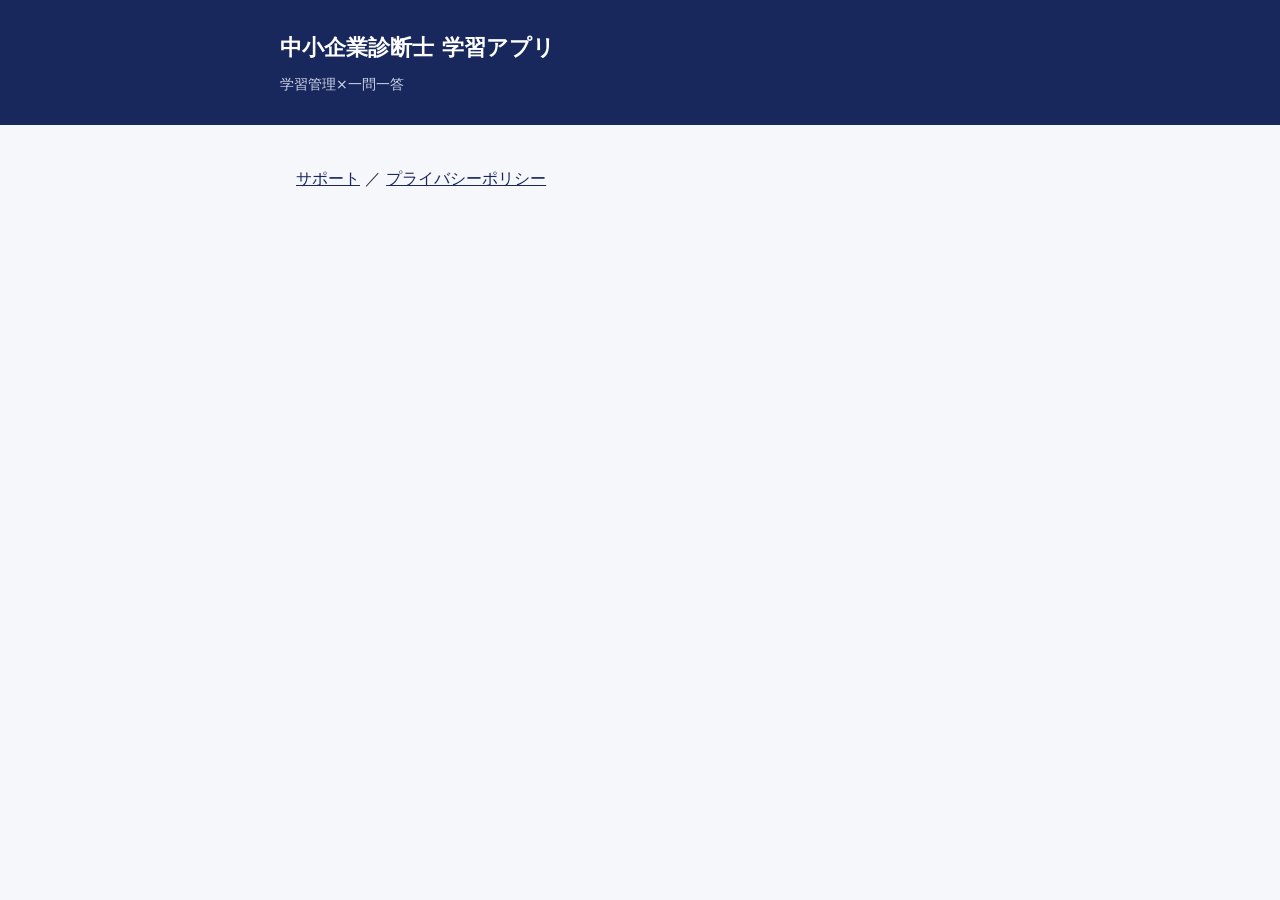
<file: docs/site/index.html>
<!doctype html><html lang="ja"><head><meta charset="utf-8"><meta name="viewport" content="width=device-width,initial-scale=1">
<title>中小企業診断士 学習アプリ</title><link rel="stylesheet" href="style.css"></head><body>
<header><h1>中小企業診断士 学習アプリ</h1><p>学習管理×一問一答</p></header>
<main><p><a href="support.html">サポート</a> ／ <a href="privacy.html">プライバシーポリシー</a></p></main></body></html>
</file>
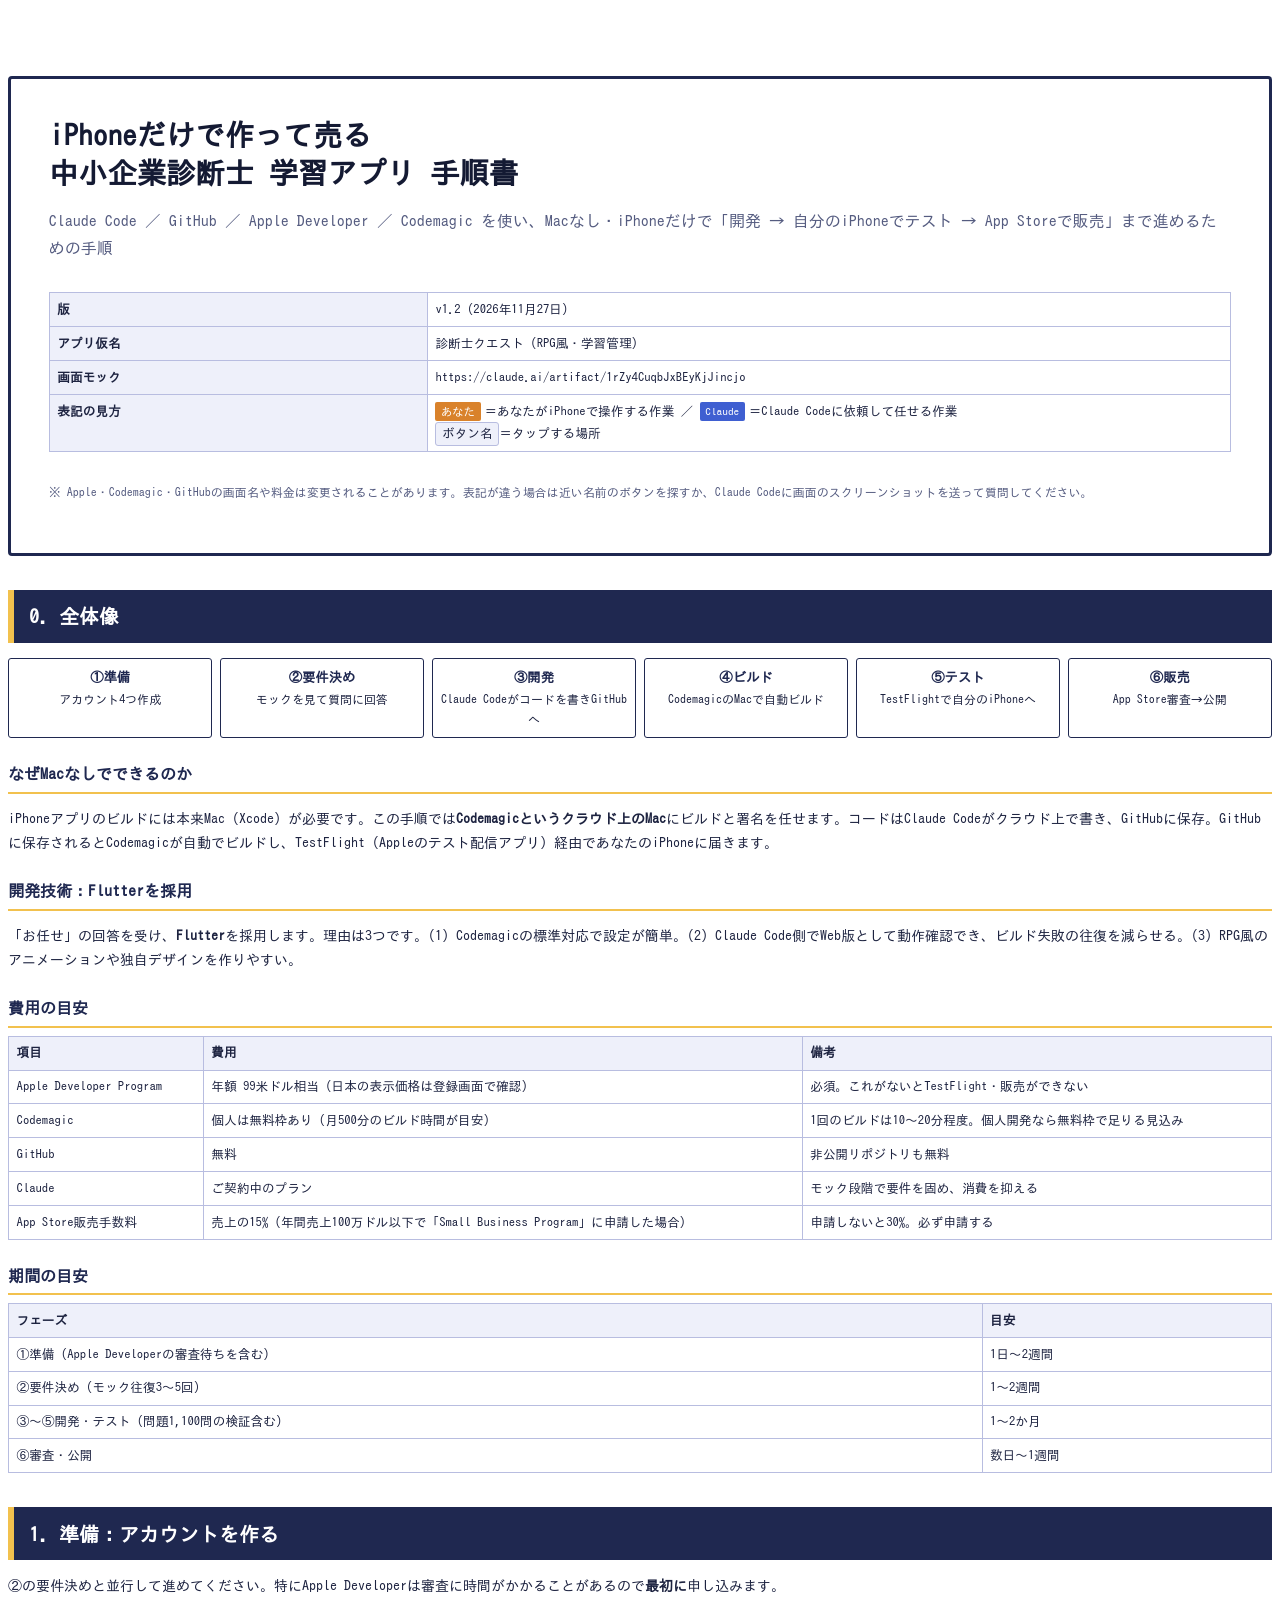
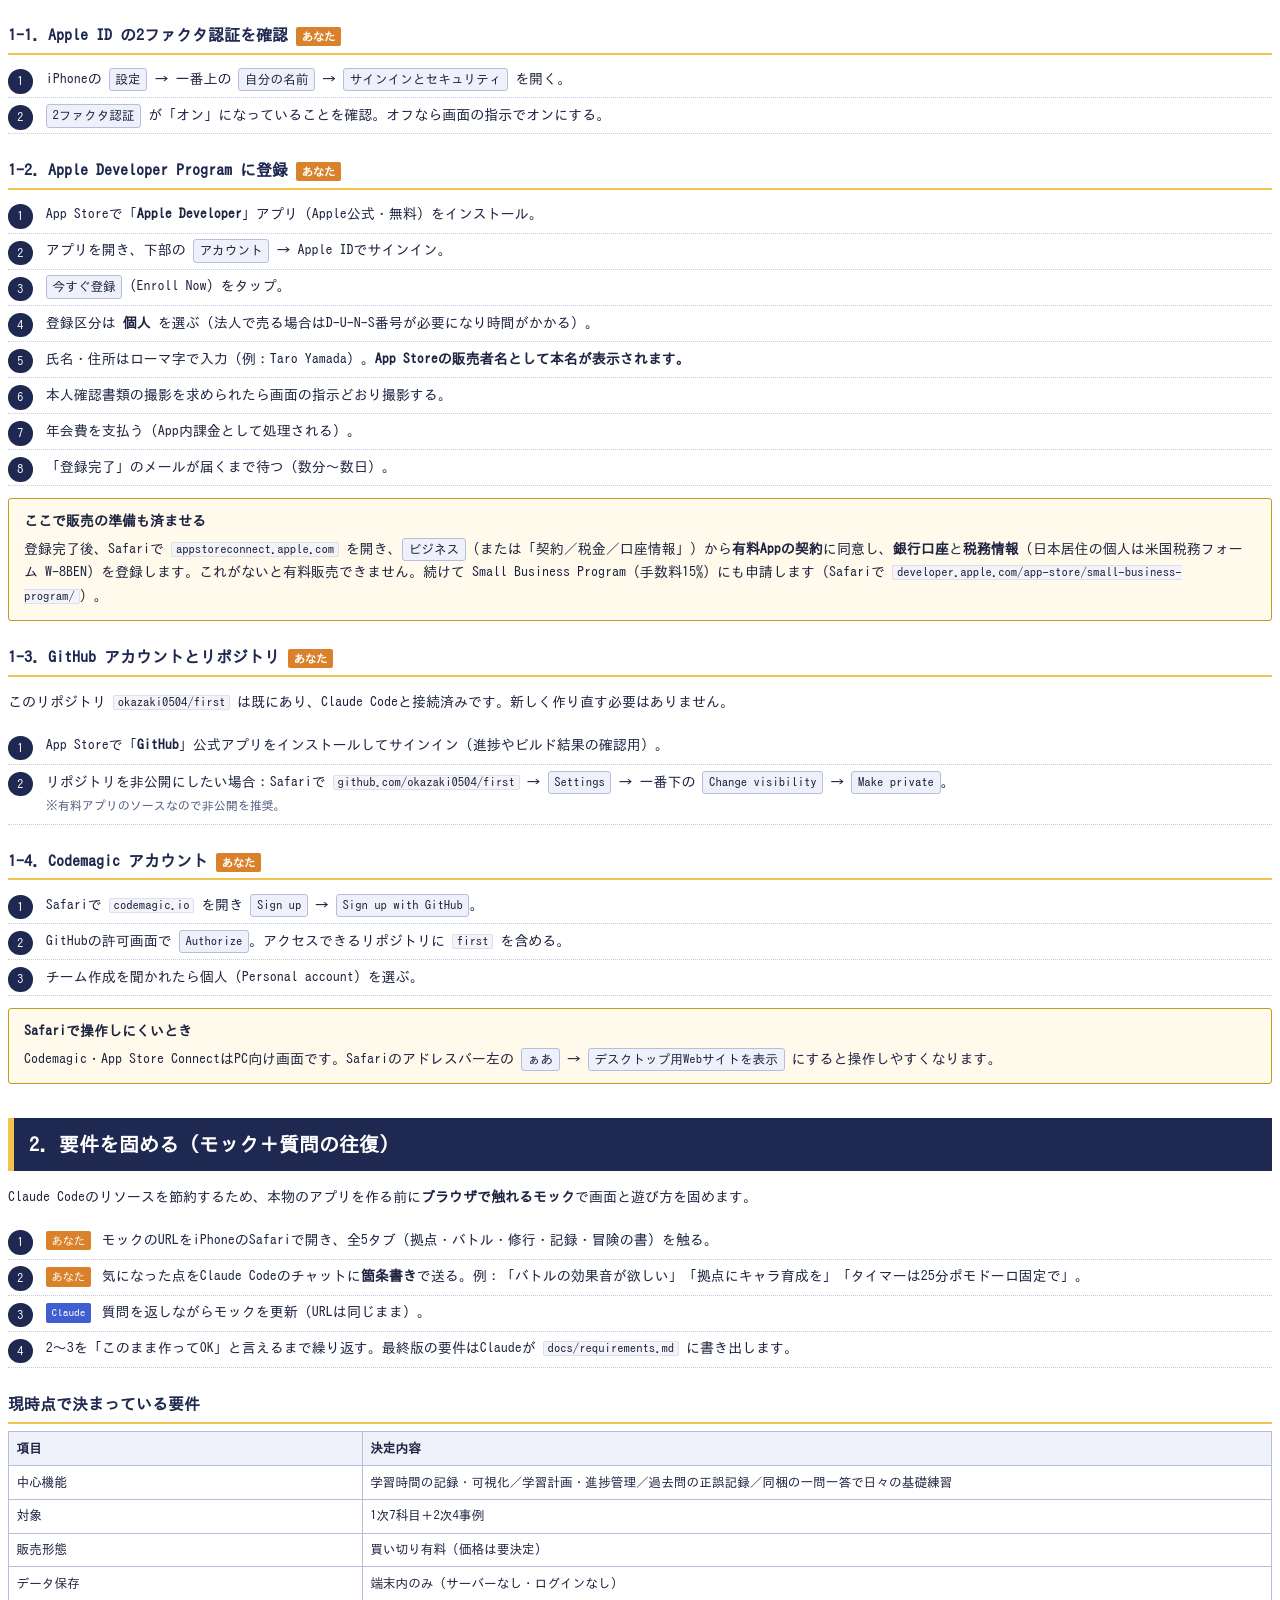
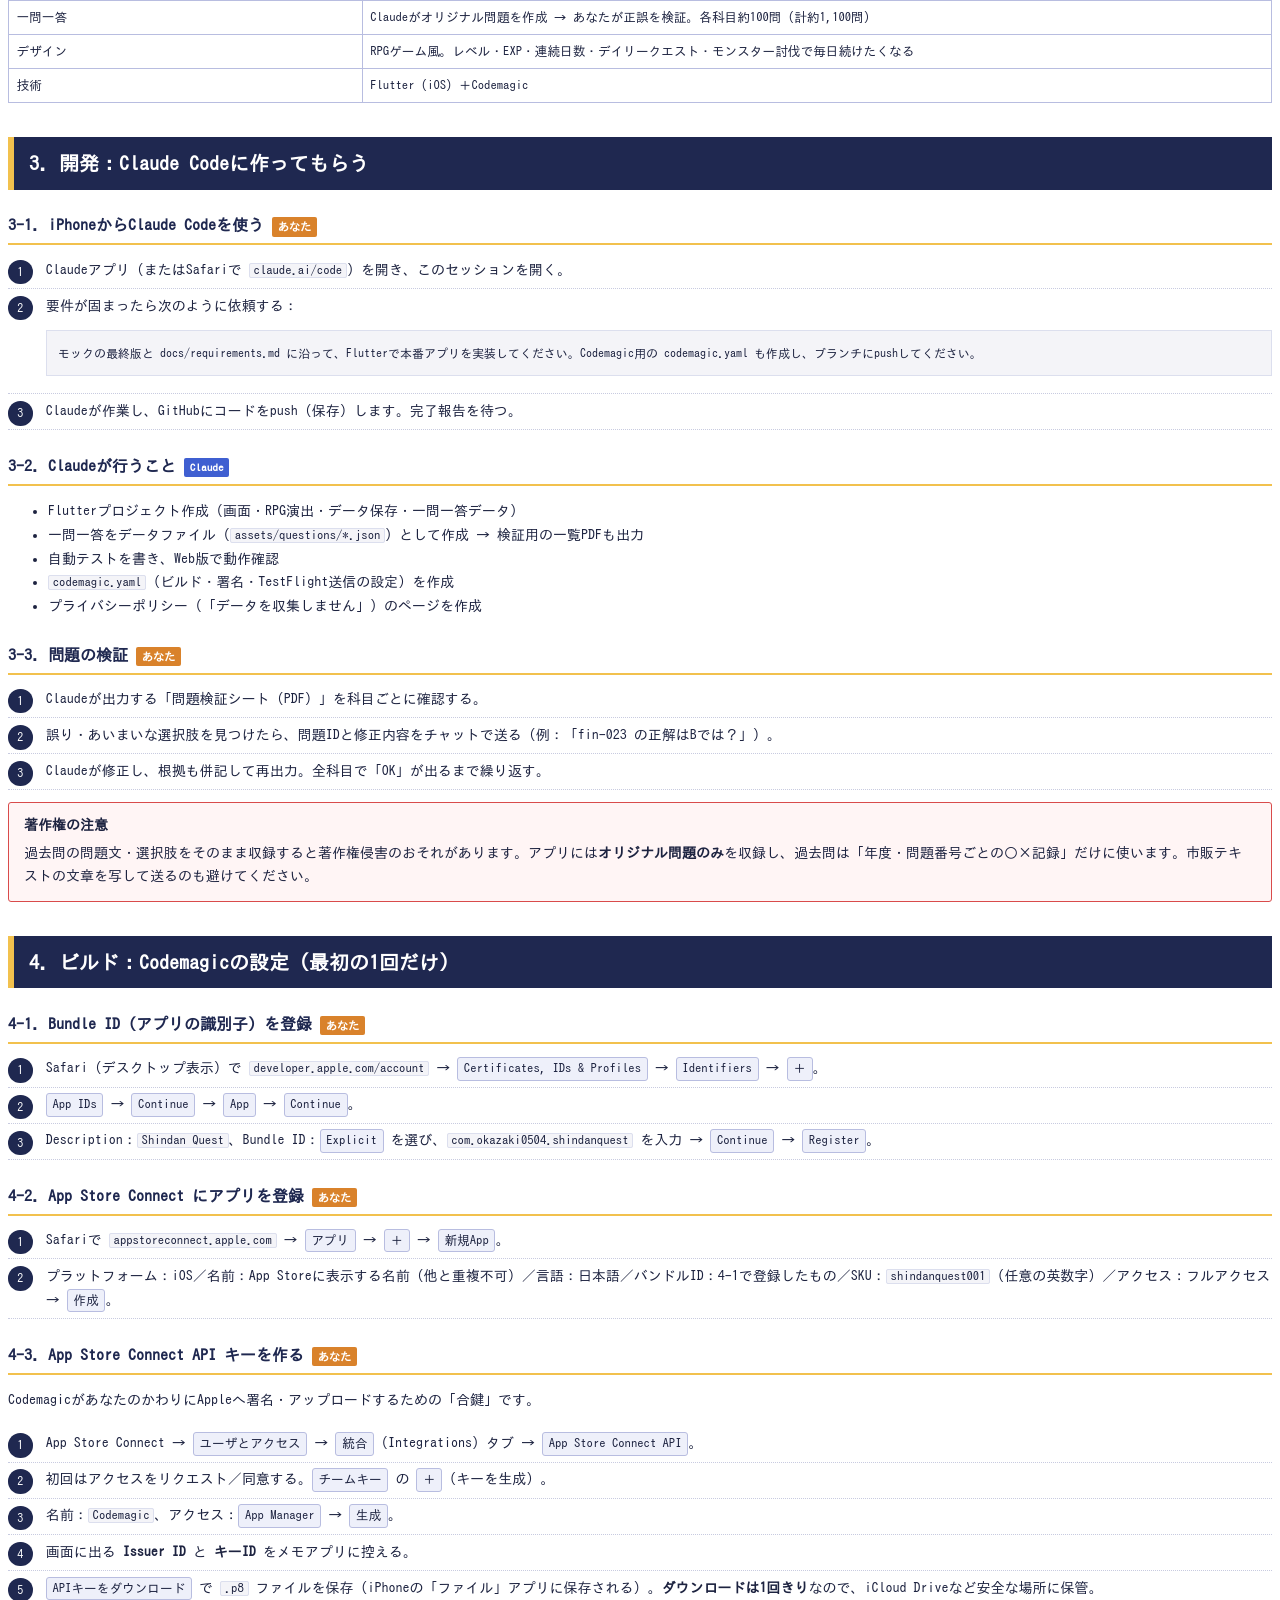
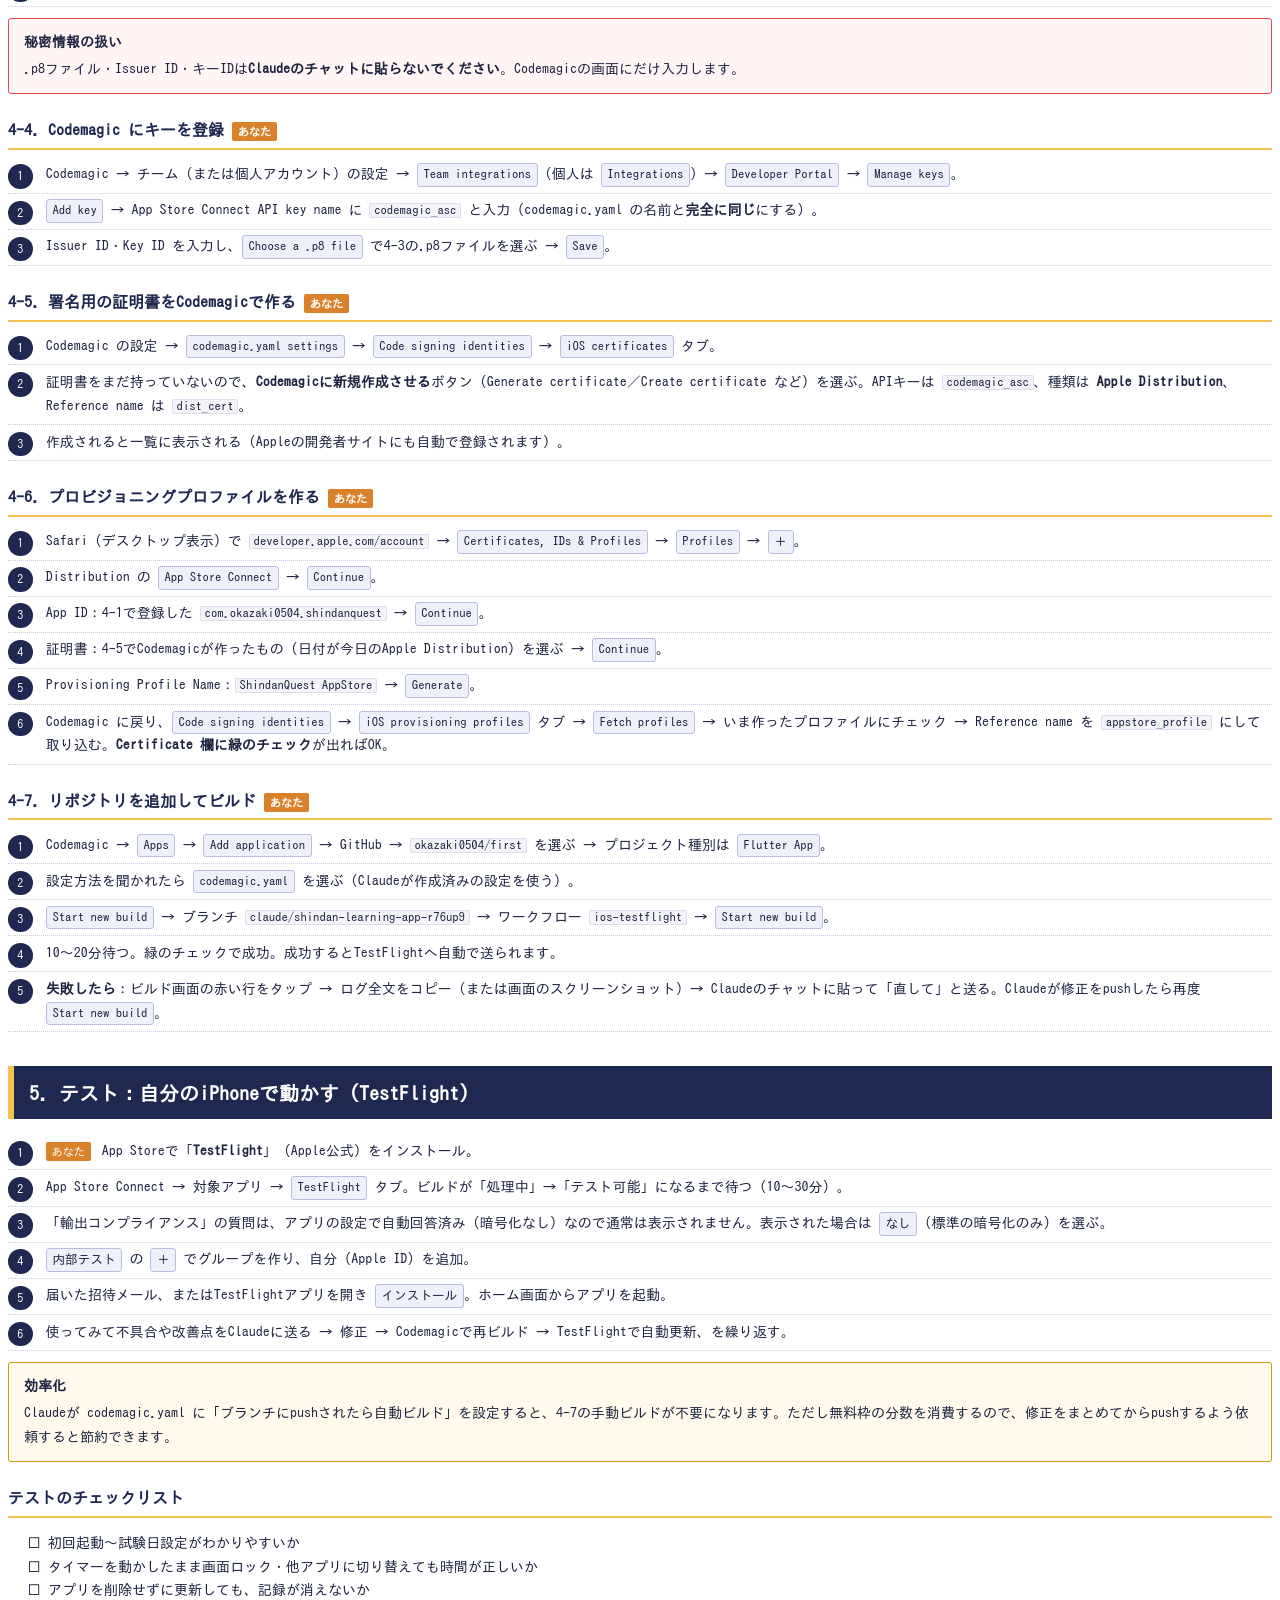
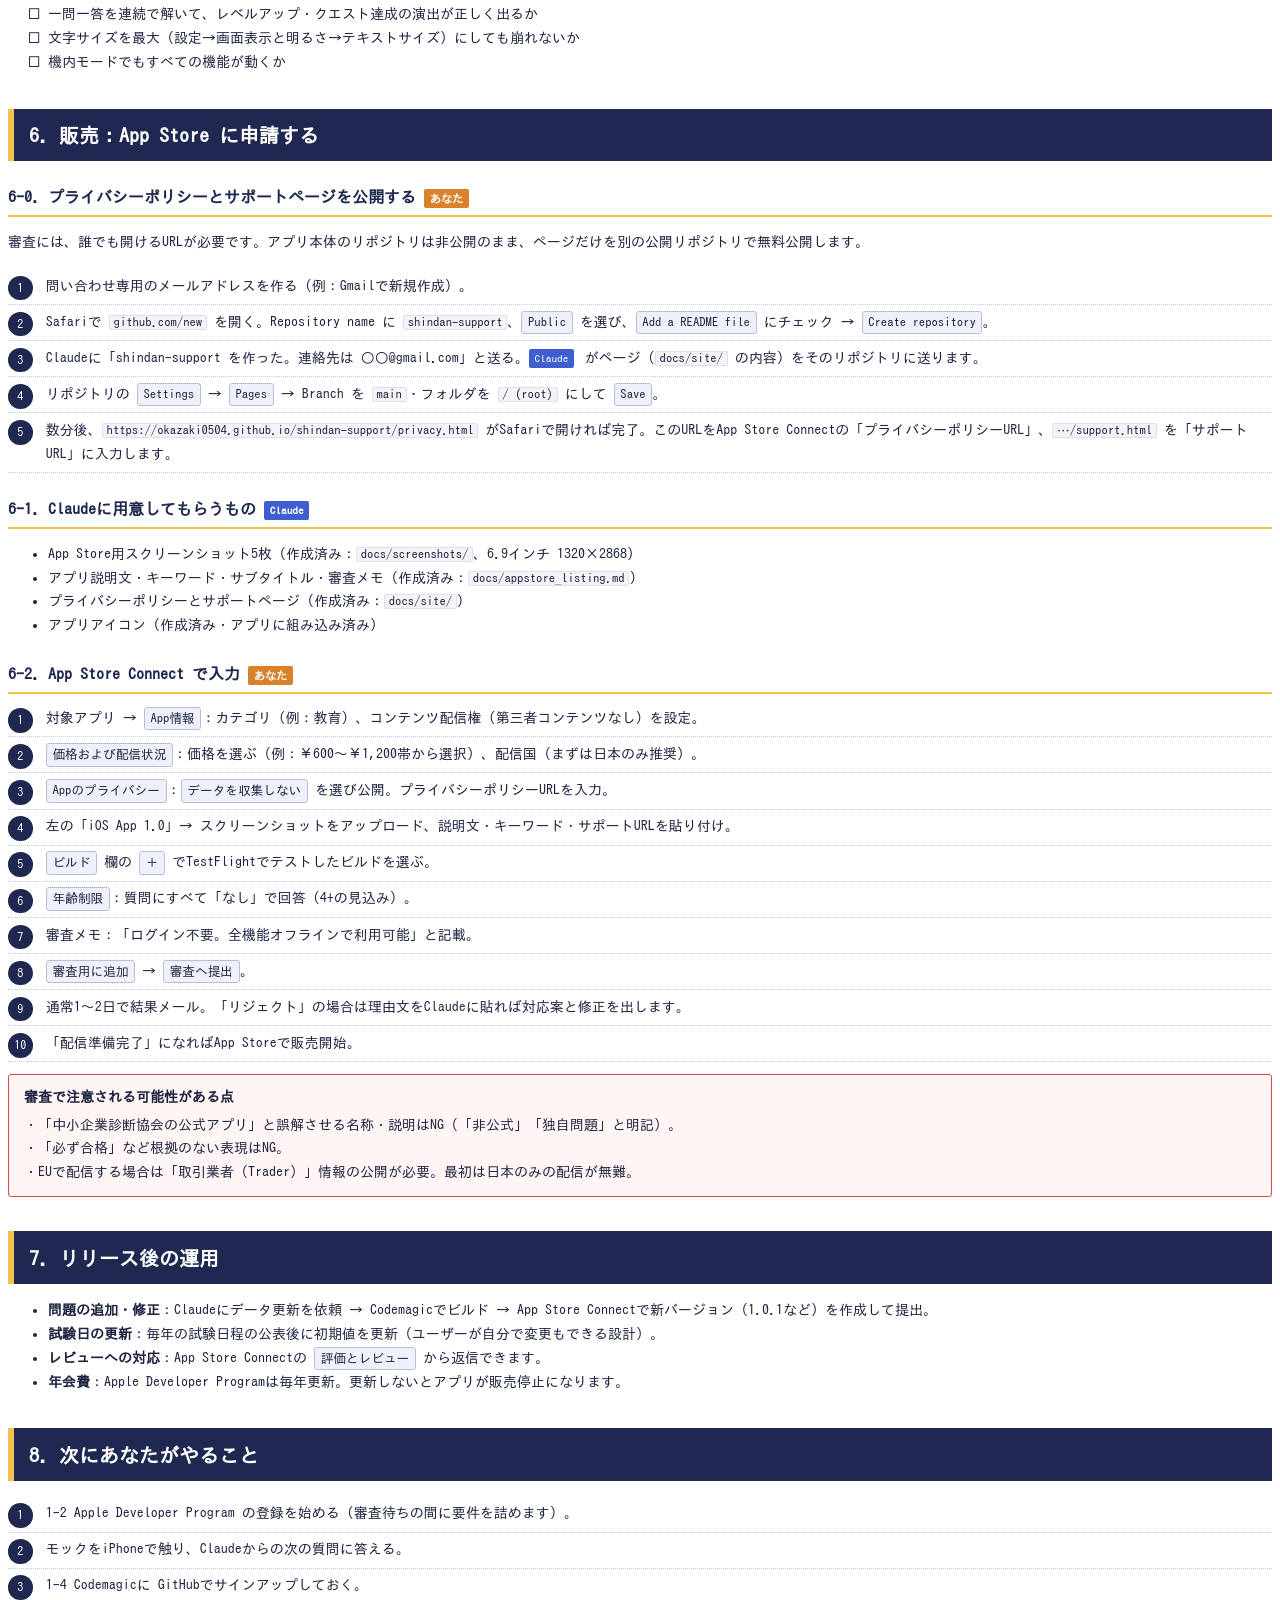
<file: docs/guide.html>
<!doctype html>
<html lang="ja"><head><meta charset="utf-8"><title>iPhoneだけでアプリを作って売る手順書</title>
<style>
@page{size:A4;margin:16mm 14mm 16mm 14mm}
body{font-family:"IPAGothic","IPAゴシック",sans-serif;color:#1d2340;font-size:10.5pt;line-height:1.7}
h1{font-size:22pt;margin:0 0 4mm;color:#141a33;line-height:1.3}
h2{font-size:15pt;color:#fff;background:#1f2850;padding:2.5mm 4mm;margin:9mm 0 4mm;border-left:6px solid #f2c14e;page-break-after:avoid}
h3{font-size:12pt;color:#1f2850;border-bottom:2px solid #f2c14e;padding-bottom:1mm;margin:6mm 0 2mm;page-break-after:avoid}
.cover{border:3px solid #1f2850;border-radius:4px;padding:10mm;margin-top:20mm;page-break-after:always}
.cover .sub{font-size:12pt;color:#555c80}
.cover table{margin-top:8mm}
ol.steps{padding-left:0;list-style:none;counter-reset:s;margin:0}
ol.steps>li{counter-increment:s;position:relative;padding:1.5mm 0 1.5mm 10mm;border-bottom:1px dotted #c8cbe0;page-break-inside:avoid}
ol.steps>li::before{content:counter(s);position:absolute;left:0;top:1.8mm;width:6.5mm;height:6.5mm;border-radius:50%;background:#1f2850;color:#fff;text-align:center;font-size:9pt;line-height:6.5mm}
.tap{display:inline-block;background:#eef0fa;border:1px solid #b8bde0;border-radius:3px;padding:0 1.5mm;font-size:9.5pt;white-space:nowrap}
code,.code{font-family:"IPAGothic",monospace;background:#f4f4f8;border:1px solid #dcdfee;border-radius:2px;padding:0 1mm;font-size:9.5pt}
pre{font-family:"IPAGothic",monospace;background:#f4f4f8;border:1px solid #dcdfee;padding:3mm;font-size:9pt;white-space:pre-wrap;page-break-inside:avoid}
.box{border:1.5px solid #1f2850;border-radius:3px;padding:3mm 4mm;margin:3mm 0;page-break-inside:avoid}
.warn{border-color:#d94b4b;background:#fff5f5}
.tip{border-color:#c79a1e;background:#fffaeb}
.box b.h{display:block;margin-bottom:1mm}
table{border-collapse:collapse;width:100%;margin:2mm 0;font-size:9.5pt;page-break-inside:avoid}
th,td{border:1px solid #b8bde0;padding:1.5mm 2mm;text-align:left;vertical-align:top}
th{background:#eef0fa}
.who{display:inline-block;font-size:8.5pt;border-radius:2px;padding:0 1.5mm;margin-right:1mm;color:#fff}
.me{background:#d9822b}.cl{background:#3f5fd1}
.flow{display:flex;gap:2mm;flex-wrap:wrap;margin:3mm 0}
.flow div{flex:1;min-width:20mm;border:1.5px solid #1f2850;border-radius:3px;padding:2mm;font-size:9pt;text-align:center}
.flow div b{display:block;color:#1f2850;font-size:10pt}
.small{font-size:9pt;color:#555c80}
.check li{list-style:"□ ";}
</style></head><body>

<div class="cover">
<h1>iPhoneだけで作って売る<br>中小企業診断士 学習アプリ 手順書</h1>
<div class="sub">Claude Code ／ GitHub ／ Apple Developer ／ Codemagic を使い、Macなし・iPhoneだけで「開発 → 自分のiPhoneでテスト → App Storeで販売」まで進めるための手順</div>
<table>
<tr><th style="width:32%">版</th><td>v1.2（2026年11月27日）</td></tr>
<tr><th>アプリ仮名</th><td>診断士クエスト（RPG風・学習管理）</td></tr>
<tr><th>画面モック</th><td>https://claude.ai/artifact/1rZy4CuqbJxBEyKjJincjo</td></tr>
<tr><th>表記の見方</th><td><span class="who me">あなた</span>＝あなたがiPhoneで操作する作業 ／ <span class="who cl">Claude</span>＝Claude Codeに依頼して任せる作業<br><span class="tap">ボタン名</span>＝タップする場所</td></tr>
</table>
<p class="small" style="margin-top:8mm">※ Apple・Codemagic・GitHubの画面名や料金は変更されることがあります。表記が違う場合は近い名前のボタンを探すか、Claude Codeに画面のスクリーンショットを送って質問してください。</p>
</div>

<h2>0. 全体像</h2>
<div class="flow">
<div><b>①準備</b>アカウント4つ作成</div>
<div><b>②要件決め</b>モックを見て質問に回答</div>
<div><b>③開発</b>Claude Codeがコードを書きGitHubへ</div>
<div><b>④ビルド</b>CodemagicのMacで自動ビルド</div>
<div><b>⑤テスト</b>TestFlightで自分のiPhoneへ</div>
<div><b>⑥販売</b>App Store審査→公開</div>
</div>
<h3>なぜMacなしでできるのか</h3>
<p>iPhoneアプリのビルドには本来Mac（Xcode）が必要です。この手順では<b>Codemagicというクラウド上のMac</b>にビルドと署名を任せます。コードはClaude Codeがクラウド上で書き、GitHubに保存。GitHubに保存されるとCodemagicが自動でビルドし、TestFlight（Appleのテスト配信アプリ）経由であなたのiPhoneに届きます。</p>
<h3>開発技術：Flutterを採用</h3>
<p>「お任せ」の回答を受け、<b>Flutter</b>を採用します。理由は3つです。(1) Codemagicの標準対応で設定が簡単。(2) Claude Code側でWeb版として動作確認でき、ビルド失敗の往復を減らせる。(3) RPG風のアニメーションや独自デザインを作りやすい。</p>
<h3>費用の目安</h3>
<table>
<tr><th>項目</th><th>費用</th><th>備考</th></tr>
<tr><td>Apple Developer Program</td><td>年額 99米ドル相当（日本の表示価格は登録画面で確認）</td><td>必須。これがないとTestFlight・販売ができない</td></tr>
<tr><td>Codemagic</td><td>個人は無料枠あり（月500分のビルド時間が目安）</td><td>1回のビルドは10〜20分程度。個人開発なら無料枠で足りる見込み</td></tr>
<tr><td>GitHub</td><td>無料</td><td>非公開リポジトリも無料</td></tr>
<tr><td>Claude</td><td>ご契約中のプラン</td><td>モック段階で要件を固め、消費を抑える</td></tr>
<tr><td>App Store販売手数料</td><td>売上の15%（年間売上100万ドル以下で「Small Business Program」に申請した場合）</td><td>申請しないと30%。必ず申請する</td></tr>
</table>
<h3>期間の目安</h3>
<table>
<tr><th>フェーズ</th><th>目安</th></tr>
<tr><td>①準備（Apple Developerの審査待ちを含む）</td><td>1日〜2週間</td></tr>
<tr><td>②要件決め（モック往復3〜5回）</td><td>1〜2週間</td></tr>
<tr><td>③〜⑤開発・テスト（問題1,100問の検証含む）</td><td>1〜2か月</td></tr>
<tr><td>⑥審査・公開</td><td>数日〜1週間</td></tr>
</table>

<h2>1. 準備：アカウントを作る</h2>
<p>②の要件決めと並行して進めてください。特にApple Developerは審査に時間がかかることがあるので<b>最初に</b>申し込みます。</p>

<h3>1-1. Apple ID の2ファクタ認証を確認 <span class="who me">あなた</span></h3>
<ol class="steps">
<li>iPhoneの <span class="tap">設定</span> → 一番上の <span class="tap">自分の名前</span> → <span class="tap">サインインとセキュリティ</span> を開く。</li>
<li><span class="tap">2ファクタ認証</span> が「オン」になっていることを確認。オフなら画面の指示でオンにする。</li>
</ol>

<h3>1-2. Apple Developer Program に登録 <span class="who me">あなた</span></h3>
<ol class="steps">
<li>App Storeで「<b>Apple Developer</b>」アプリ（Apple公式・無料）をインストール。</li>
<li>アプリを開き、下部の <span class="tap">アカウント</span> → Apple IDでサインイン。</li>
<li><span class="tap">今すぐ登録</span>（Enroll Now）をタップ。</li>
<li>登録区分は <b>個人</b> を選ぶ（法人で売る場合はD-U-N-S番号が必要になり時間がかかる）。</li>
<li>氏名・住所はローマ字で入力（例：Taro Yamada）。<b>App Storeの販売者名として本名が表示されます。</b></li>
<li>本人確認書類の撮影を求められたら画面の指示どおり撮影する。</li>
<li>年会費を支払う（App内課金として処理される）。</li>
<li>「登録完了」のメールが届くまで待つ（数分〜数日）。</li>
</ol>
<div class="box tip"><b class="h">ここで販売の準備も済ませる</b>登録完了後、Safariで <code>appstoreconnect.apple.com</code> を開き、<span class="tap">ビジネス</span>（または「契約／税金／口座情報」）から<b>有料Appの契約</b>に同意し、<b>銀行口座</b>と<b>税務情報</b>（日本居住の個人は米国税務フォーム W-8BEN）を登録します。これがないと有料販売できません。続けて Small Business Program（手数料15%）にも申請します（Safariで <code>developer.apple.com/app-store/small-business-program/</code>）。</div>

<h3>1-3. GitHub アカウントとリポジトリ <span class="who me">あなた</span></h3>
<p>このリポジトリ <code>okazaki0504/first</code> は既にあり、Claude Codeと接続済みです。新しく作り直す必要はありません。</p>
<ol class="steps">
<li>App Storeで「<b>GitHub</b>」公式アプリをインストールしてサインイン（進捗やビルド結果の確認用）。</li>
<li>リポジトリを非公開にしたい場合：Safariで <code>github.com/okazaki0504/first</code> → <span class="tap">Settings</span> → 一番下の <span class="tap">Change visibility</span> → <span class="tap">Make private</span>。<br><span class="small">※有料アプリのソースなので非公開を推奨。</span></li>
</ol>

<h3>1-4. Codemagic アカウント <span class="who me">あなた</span></h3>
<ol class="steps">
<li>Safariで <code>codemagic.io</code> を開き <span class="tap">Sign up</span> → <span class="tap">Sign up with GitHub</span>。</li>
<li>GitHubの許可画面で <span class="tap">Authorize</span>。アクセスできるリポジトリに <code>first</code> を含める。</li>
<li>チーム作成を聞かれたら個人（Personal account）を選ぶ。</li>
</ol>
<div class="box tip"><b class="h">Safariで操作しにくいとき</b>Codemagic・App Store ConnectはPC向け画面です。Safariのアドレスバー左の <span class="tap">ぁあ</span> → <span class="tap">デスクトップ用Webサイトを表示</span> にすると操作しやすくなります。</div>

<h2>2. 要件を固める（モック＋質問の往復）</h2>
<p>Claude Codeのリソースを節約するため、本物のアプリを作る前に<b>ブラウザで触れるモック</b>で画面と遊び方を固めます。</p>
<ol class="steps">
<li><span class="who me">あなた</span> モックのURLをiPhoneのSafariで開き、全5タブ（拠点・バトル・修行・記録・冒険の書）を触る。</li>
<li><span class="who me">あなた</span> 気になった点をClaude Codeのチャットに<b>箇条書き</b>で送る。例：「バトルの効果音が欲しい」「拠点にキャラ育成を」「タイマーは25分ポモドーロ固定で」。</li>
<li><span class="who cl">Claude</span> 質問を返しながらモックを更新（URLは同じまま）。</li>
<li>2〜3を「このまま作ってOK」と言えるまで繰り返す。最終版の要件はClaudeが <code>docs/requirements.md</code> に書き出します。</li>
</ol>
<h3>現時点で決まっている要件</h3>
<table>
<tr><th style="width:28%">項目</th><th>決定内容</th></tr>
<tr><td>中心機能</td><td>学習時間の記録・可視化／学習計画・進捗管理／過去問の正誤記録／同梱の一問一答で日々の基礎練習</td></tr>
<tr><td>対象</td><td>1次7科目＋2次4事例</td></tr>
<tr><td>販売形態</td><td>買い切り有料（価格は要決定）</td></tr>
<tr><td>データ保存</td><td>端末内のみ（サーバーなし・ログインなし）</td></tr>
<tr><td>一問一答</td><td>Claudeがオリジナル問題を作成 → あなたが正誤を検証。各科目約100問（計約1,100問）</td></tr>
<tr><td>デザイン</td><td>RPGゲーム風。レベル・EXP・連続日数・デイリークエスト・モンスター討伐で毎日続けたくなる</td></tr>
<tr><td>技術</td><td>Flutter（iOS）＋Codemagic</td></tr>
</table>

<h2>3. 開発：Claude Codeに作ってもらう</h2>
<h3>3-1. iPhoneからClaude Codeを使う <span class="who me">あなた</span></h3>
<ol class="steps">
<li>Claudeアプリ（またはSafariで <code>claude.ai/code</code>）を開き、このセッションを開く。</li>
<li>要件が固まったら次のように依頼する：<br><pre>モックの最終版と docs/requirements.md に沿って、Flutterで本番アプリを実装してください。Codemagic用の codemagic.yaml も作成し、ブランチにpushしてください。</pre></li>
<li>Claudeが作業し、GitHubにコードをpush（保存）します。完了報告を待つ。</li>
</ol>
<h3>3-2. Claudeが行うこと <span class="who cl">Claude</span></h3>
<ul>
<li>Flutterプロジェクト作成（画面・RPG演出・データ保存・一問一答データ）</li>
<li>一問一答をデータファイル（<code>assets/questions/*.json</code>）として作成 → 検証用の一覧PDFも出力</li>
<li>自動テストを書き、Web版で動作確認</li>
<li><code>codemagic.yaml</code>（ビルド・署名・TestFlight送信の設定）を作成</li>
<li>プライバシーポリシー（「データを収集しません」）のページを作成</li>
</ul>
<h3>3-3. 問題の検証 <span class="who me">あなた</span></h3>
<ol class="steps">
<li>Claudeが出力する「問題検証シート（PDF）」を科目ごとに確認する。</li>
<li>誤り・あいまいな選択肢を見つけたら、問題IDと修正内容をチャットで送る（例：「fin-023 の正解はBでは？」）。</li>
<li>Claudeが修正し、根拠も併記して再出力。全科目で「OK」が出るまで繰り返す。</li>
</ol>
<div class="box warn"><b class="h">著作権の注意</b>過去問の問題文・選択肢をそのまま収録すると著作権侵害のおそれがあります。アプリには<b>オリジナル問題のみ</b>を収録し、過去問は「年度・問題番号ごとの○×記録」だけに使います。市販テキストの文章を写して送るのも避けてください。</div>

<h2>4. ビルド：Codemagicの設定（最初の1回だけ）</h2>
<h3>4-1. Bundle ID（アプリの識別子）を登録 <span class="who me">あなた</span></h3>
<ol class="steps">
<li>Safari（デスクトップ表示）で <code>developer.apple.com/account</code> → <span class="tap">Certificates, IDs &amp; Profiles</span> → <span class="tap">Identifiers</span> → <span class="tap">＋</span>。</li>
<li><span class="tap">App IDs</span> → <span class="tap">Continue</span> → <span class="tap">App</span> → <span class="tap">Continue</span>。</li>
<li>Description：<code>Shindan Quest</code>、Bundle ID：<span class="tap">Explicit</span> を選び、<code>com.okazaki0504.shindanquest</code> を入力 → <span class="tap">Continue</span> → <span class="tap">Register</span>。</li>
</ol>
<h3>4-2. App Store Connect にアプリを登録 <span class="who me">あなた</span></h3>
<ol class="steps">
<li>Safariで <code>appstoreconnect.apple.com</code> → <span class="tap">アプリ</span> → <span class="tap">＋</span> → <span class="tap">新規App</span>。</li>
<li>プラットフォーム：iOS／名前：App Storeに表示する名前（他と重複不可）／言語：日本語／バンドルID：4-1で登録したもの／SKU：<code>shindanquest001</code>（任意の英数字）／アクセス：フルアクセス → <span class="tap">作成</span>。</li>
</ol>
<h3>4-3. App Store Connect API キーを作る <span class="who me">あなた</span></h3>
<p>CodemagicがあなたのかわりにAppleへ署名・アップロードするための「合鍵」です。</p>
<ol class="steps">
<li>App Store Connect → <span class="tap">ユーザとアクセス</span> → <span class="tap">統合</span>（Integrations）タブ → <span class="tap">App Store Connect API</span>。</li>
<li>初回はアクセスをリクエスト／同意する。<span class="tap">チームキー</span> の <span class="tap">＋</span>（キーを生成）。</li>
<li>名前：<code>Codemagic</code>、アクセス：<span class="tap">App Manager</span> → <span class="tap">生成</span>。</li>
<li>画面に出る <b>Issuer ID</b> と <b>キーID</b> をメモアプリに控える。</li>
<li><span class="tap">APIキーをダウンロード</span> で <code>.p8</code> ファイルを保存（iPhoneの「ファイル」アプリに保存される）。<b>ダウンロードは1回きり</b>なので、iCloud Driveなど安全な場所に保管。</li>
</ol>
<div class="box warn"><b class="h">秘密情報の扱い</b>.p8ファイル・Issuer ID・キーIDは<b>Claudeのチャットに貼らないでください</b>。Codemagicの画面にだけ入力します。</div>
<h3>4-4. Codemagic にキーを登録 <span class="who me">あなた</span></h3>
<ol class="steps">
<li>Codemagic → チーム（または個人アカウント）の設定 → <span class="tap">Team integrations</span>（個人は <span class="tap">Integrations</span>）→ <span class="tap">Developer Portal</span> → <span class="tap">Manage keys</span>。</li>
<li><span class="tap">Add key</span> → App Store Connect API key name に <code>codemagic_asc</code> と入力（codemagic.yaml の名前と<b>完全に同じ</b>にする）。</li>
<li>Issuer ID・Key ID を入力し、<span class="tap">Choose a .p8 file</span> で4-3の.p8ファイルを選ぶ → <span class="tap">Save</span>。</li>
</ol>
<h3>4-5. 署名用の証明書をCodemagicで作る <span class="who me">あなた</span></h3>
<ol class="steps">
<li>Codemagic の設定 → <span class="tap">codemagic.yaml settings</span> → <span class="tap">Code signing identities</span> → <span class="tap">iOS certificates</span> タブ。</li>
<li>証明書をまだ持っていないので、<b>Codemagicに新規作成させる</b>ボタン（Generate certificate／Create certificate など）を選ぶ。APIキーは <code>codemagic_asc</code>、種類は <b>Apple Distribution</b>、Reference name は <code>dist_cert</code>。</li>
<li>作成されると一覧に表示される（Appleの開発者サイトにも自動で登録されます）。</li>
</ol>
<h3>4-6. プロビジョニングプロファイルを作る <span class="who me">あなた</span></h3>
<ol class="steps">
<li>Safari（デスクトップ表示）で <code>developer.apple.com/account</code> → <span class="tap">Certificates, IDs &amp; Profiles</span> → <span class="tap">Profiles</span> → <span class="tap">＋</span>。</li>
<li>Distribution の <span class="tap">App Store Connect</span> → <span class="tap">Continue</span>。</li>
<li>App ID：4-1で登録した <code>com.okazaki0504.shindanquest</code> → <span class="tap">Continue</span>。</li>
<li>証明書：4-5でCodemagicが作ったもの（日付が今日のApple Distribution）を選ぶ → <span class="tap">Continue</span>。</li>
<li>Provisioning Profile Name：<code>ShindanQuest AppStore</code> → <span class="tap">Generate</span>。</li>
<li>Codemagic に戻り、<span class="tap">Code signing identities</span> → <span class="tap">iOS provisioning profiles</span> タブ → <span class="tap">Fetch profiles</span> → いま作ったプロファイルにチェック → Reference name を <code>appstore_profile</code> にして取り込む。<b>Certificate 欄に緑のチェック</b>が出ればOK。</li>
</ol>
<h3>4-7. リポジトリを追加してビルド <span class="who me">あなた</span></h3>
<ol class="steps">
<li>Codemagic → <span class="tap">Apps</span> → <span class="tap">Add application</span> → GitHub → <code>okazaki0504/first</code> を選ぶ → プロジェクト種別は <span class="tap">Flutter App</span>。</li>
<li>設定方法を聞かれたら <span class="tap">codemagic.yaml</span> を選ぶ（Claudeが作成済みの設定を使う）。</li>
<li><span class="tap">Start new build</span> → ブランチ <code>claude/shindan-learning-app-r76up9</code> → ワークフロー <code>ios-testflight</code> → <span class="tap">Start new build</span>。</li>
<li>10〜20分待つ。緑のチェックで成功。成功するとTestFlightへ自動で送られます。</li>
<li><b>失敗したら</b>：ビルド画面の赤い行をタップ → ログ全文をコピー（または画面のスクリーンショット）→ Claudeのチャットに貼って「直して」と送る。Claudeが修正をpushしたら再度 <span class="tap">Start new build</span>。</li>
</ol>

<h2>5. テスト：自分のiPhoneで動かす（TestFlight）</h2>
<ol class="steps">
<li><span class="who me">あなた</span> App Storeで「<b>TestFlight</b>」（Apple公式）をインストール。</li>
<li>App Store Connect → 対象アプリ → <span class="tap">TestFlight</span> タブ。ビルドが「処理中」→「テスト可能」になるまで待つ（10〜30分）。</li>
<li>「輸出コンプライアンス」の質問は、アプリの設定で自動回答済み（暗号化なし）なので通常は表示されません。表示された場合は <span class="tap">なし</span>（標準の暗号化のみ）を選ぶ。</li>
<li><span class="tap">内部テスト</span> の <span class="tap">＋</span> でグループを作り、自分（Apple ID）を追加。</li>
<li>届いた招待メール、またはTestFlightアプリを開き <span class="tap">インストール</span>。ホーム画面からアプリを起動。</li>
<li>使ってみて不具合や改善点をClaudeに送る → 修正 → Codemagicで再ビルド → TestFlightで自動更新、を繰り返す。</li>
</ol>
<div class="box tip"><b class="h">効率化</b>Claudeが codemagic.yaml に「ブランチにpushされたら自動ビルド」を設定すると、4-7の手動ビルドが不要になります。ただし無料枠の分数を消費するので、修正をまとめてからpushするよう依頼すると節約できます。</div>
<h3>テストのチェックリスト</h3>
<ul class="check">
<li>初回起動〜試験日設定がわかりやすいか</li>
<li>タイマーを動かしたまま画面ロック・他アプリに切り替えても時間が正しいか</li>
<li>アプリを削除せずに更新しても、記録が消えないか</li>
<li>一問一答を連続で解いて、レベルアップ・クエスト達成の演出が正しく出るか</li>
<li>文字サイズを最大（設定→画面表示と明るさ→テキストサイズ）にしても崩れないか</li>
<li>機内モードでもすべての機能が動くか</li>
</ul>

<h2>6. 販売：App Store に申請する</h2>
<h3>6-0. プライバシーポリシーとサポートページを公開する <span class="who me">あなた</span></h3>
<p>審査には、誰でも開けるURLが必要です。アプリ本体のリポジトリは非公開のまま、ページだけを別の公開リポジトリで無料公開します。</p>
<ol class="steps">
<li>問い合わせ専用のメールアドレスを作る（例：Gmailで新規作成）。</li>
<li>Safariで <code>github.com/new</code> を開く。Repository name に <code>shindan-support</code>、<span class="tap">Public</span> を選び、<span class="tap">Add a README file</span> にチェック → <span class="tap">Create repository</span>。</li>
<li>Claudeに「shindan-support を作った。連絡先は ○○@gmail.com」と送る。<span class="who cl">Claude</span> がページ（<code>docs/site/</code> の内容）をそのリポジトリに送ります。</li>
<li>リポジトリの <span class="tap">Settings</span> → <span class="tap">Pages</span> → Branch を <code>main</code>・フォルダを <code>/ (root)</code> にして <span class="tap">Save</span>。</li>
<li>数分後、<code>https://okazaki0504.github.io/shindan-support/privacy.html</code> がSafariで開ければ完了。このURLをApp Store Connectの「プライバシーポリシーURL」、<code>…/support.html</code> を「サポートURL」に入力します。</li>
</ol>
<h3>6-1. Claudeに用意してもらうもの <span class="who cl">Claude</span></h3>
<ul>
<li>App Store用スクリーンショット5枚（作成済み：<code>docs/screenshots/</code>、6.9インチ 1320×2868）</li>
<li>アプリ説明文・キーワード・サブタイトル・審査メモ（作成済み：<code>docs/appstore_listing.md</code>）</li>
<li>プライバシーポリシーとサポートページ（作成済み：<code>docs/site/</code>）</li>
<li>アプリアイコン（作成済み・アプリに組み込み済み）</li>
</ul>
<h3>6-2. App Store Connect で入力 <span class="who me">あなた</span></h3>
<ol class="steps">
<li>対象アプリ → <span class="tap">App情報</span>：カテゴリ（例：教育）、コンテンツ配信権（第三者コンテンツなし）を設定。</li>
<li><span class="tap">価格および配信状況</span>：価格を選ぶ（例：¥600〜¥1,200帯から選択）、配信国（まずは日本のみ推奨）。</li>
<li><span class="tap">Appのプライバシー</span>：<span class="tap">データを収集しない</span> を選び公開。プライバシーポリシーURLを入力。</li>
<li>左の「iOS App 1.0」→ スクリーンショットをアップロード、説明文・キーワード・サポートURLを貼り付け。</li>
<li><span class="tap">ビルド</span> 欄の <span class="tap">＋</span> でTestFlightでテストしたビルドを選ぶ。</li>
<li><span class="tap">年齢制限</span>：質問にすべて「なし」で回答（4+の見込み）。</li>
<li>審査メモ：「ログイン不要。全機能オフラインで利用可能」と記載。</li>
<li><span class="tap">審査用に追加</span> → <span class="tap">審査へ提出</span>。</li>
<li>通常1〜2日で結果メール。「リジェクト」の場合は理由文をClaudeに貼れば対応案と修正を出します。</li>
<li>「配信準備完了」になればApp Storeで販売開始。</li>
</ol>
<div class="box warn"><b class="h">審査で注意される可能性がある点</b>
・「中小企業診断協会の公式アプリ」と誤解させる名称・説明はNG（「非公式」「独自問題」と明記）。<br>
・「必ず合格」など根拠のない表現はNG。<br>
・EUで配信する場合は「取引業者（Trader）」情報の公開が必要。最初は日本のみの配信が無難。</div>

<h2>7. リリース後の運用</h2>
<ul>
<li><b>問題の追加・修正</b>：Claudeにデータ更新を依頼 → Codemagicでビルド → App Store Connectで新バージョン（1.0.1など）を作成して提出。</li>
<li><b>試験日の更新</b>：毎年の試験日程の公表後に初期値を更新（ユーザーが自分で変更もできる設計）。</li>
<li><b>レビューへの対応</b>：App Store Connectの <span class="tap">評価とレビュー</span> から返信できます。</li>
<li><b>年会費</b>：Apple Developer Programは毎年更新。更新しないとアプリが販売停止になります。</li>
</ul>

<h2>8. 次にあなたがやること</h2>
<ol class="steps">
<li>1-2 Apple Developer Program の登録を始める（審査待ちの間に要件を詰めます）。</li>
<li>モックをiPhoneで触り、Claudeからの次の質問に答える。</li>
<li>1-4 Codemagicに GitHubでサインアップしておく。</li>
</ol>
</body></html>
</file>
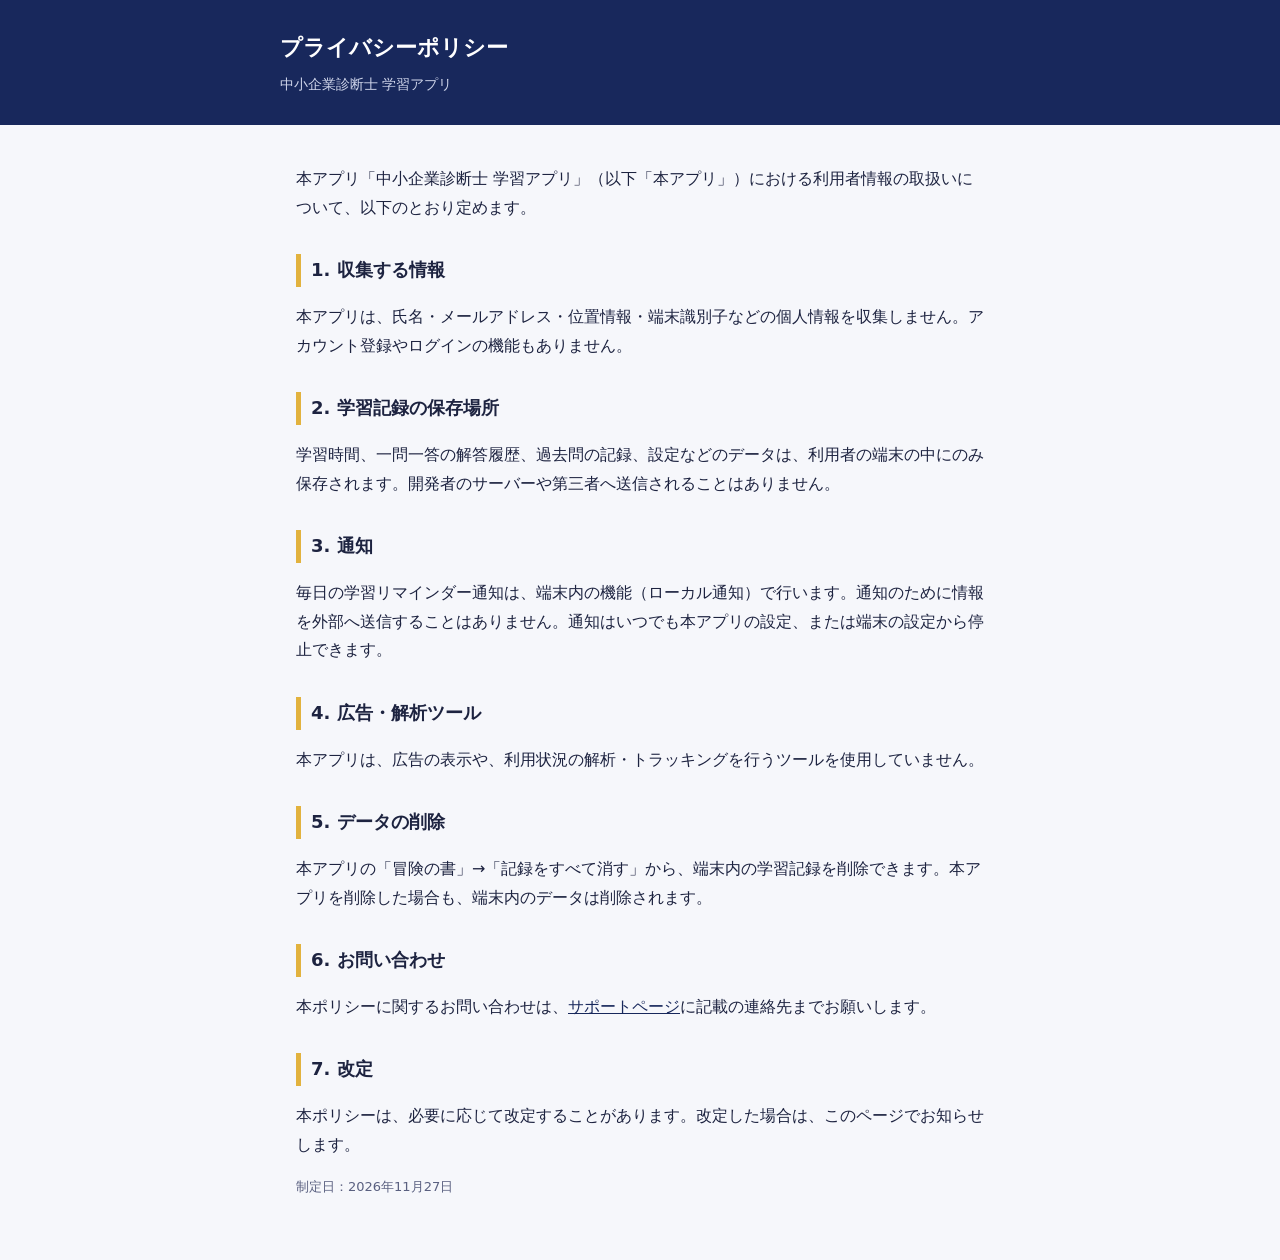
<file: docs/site/privacy.html>
<!doctype html><html lang="ja"><head><meta charset="utf-8"><meta name="viewport" content="width=device-width,initial-scale=1">
<title>プライバシーポリシー｜中小企業診断士 学習アプリ</title><link rel="stylesheet" href="style.css"></head><body>
<header><h1>プライバシーポリシー</h1><p>中小企業診断士 学習アプリ</p></header>
<main>
<p>本アプリ「中小企業診断士 学習アプリ」（以下「本アプリ」）における利用者情報の取扱いについて、以下のとおり定めます。</p>
<h2>1. 収集する情報</h2>
<p>本アプリは、氏名・メールアドレス・位置情報・端末識別子などの個人情報を収集しません。アカウント登録やログインの機能もありません。</p>
<h2>2. 学習記録の保存場所</h2>
<p>学習時間、一問一答の解答履歴、過去問の記録、設定などのデータは、利用者の端末の中にのみ保存されます。開発者のサーバーや第三者へ送信されることはありません。</p>
<h2>3. 通知</h2>
<p>毎日の学習リマインダー通知は、端末内の機能（ローカル通知）で行います。通知のために情報を外部へ送信することはありません。通知はいつでも本アプリの設定、または端末の設定から停止できます。</p>
<h2>4. 広告・解析ツール</h2>
<p>本アプリは、広告の表示や、利用状況の解析・トラッキングを行うツールを使用していません。</p>
<h2>5. データの削除</h2>
<p>本アプリの「冒険の書」→「記録をすべて消す」から、端末内の学習記録を削除できます。本アプリを削除した場合も、端末内のデータは削除されます。</p>
<h2>6. お問い合わせ</h2>
<p>本ポリシーに関するお問い合わせは、<a href="support.html">サポートページ</a>に記載の連絡先までお願いします。</p>
<h2>7. 改定</h2>
<p>本ポリシーは、必要に応じて改定することがあります。改定した場合は、このページでお知らせします。</p>
<p class="note">制定日：2026年11月27日</p>
</main></body></html>
</file>
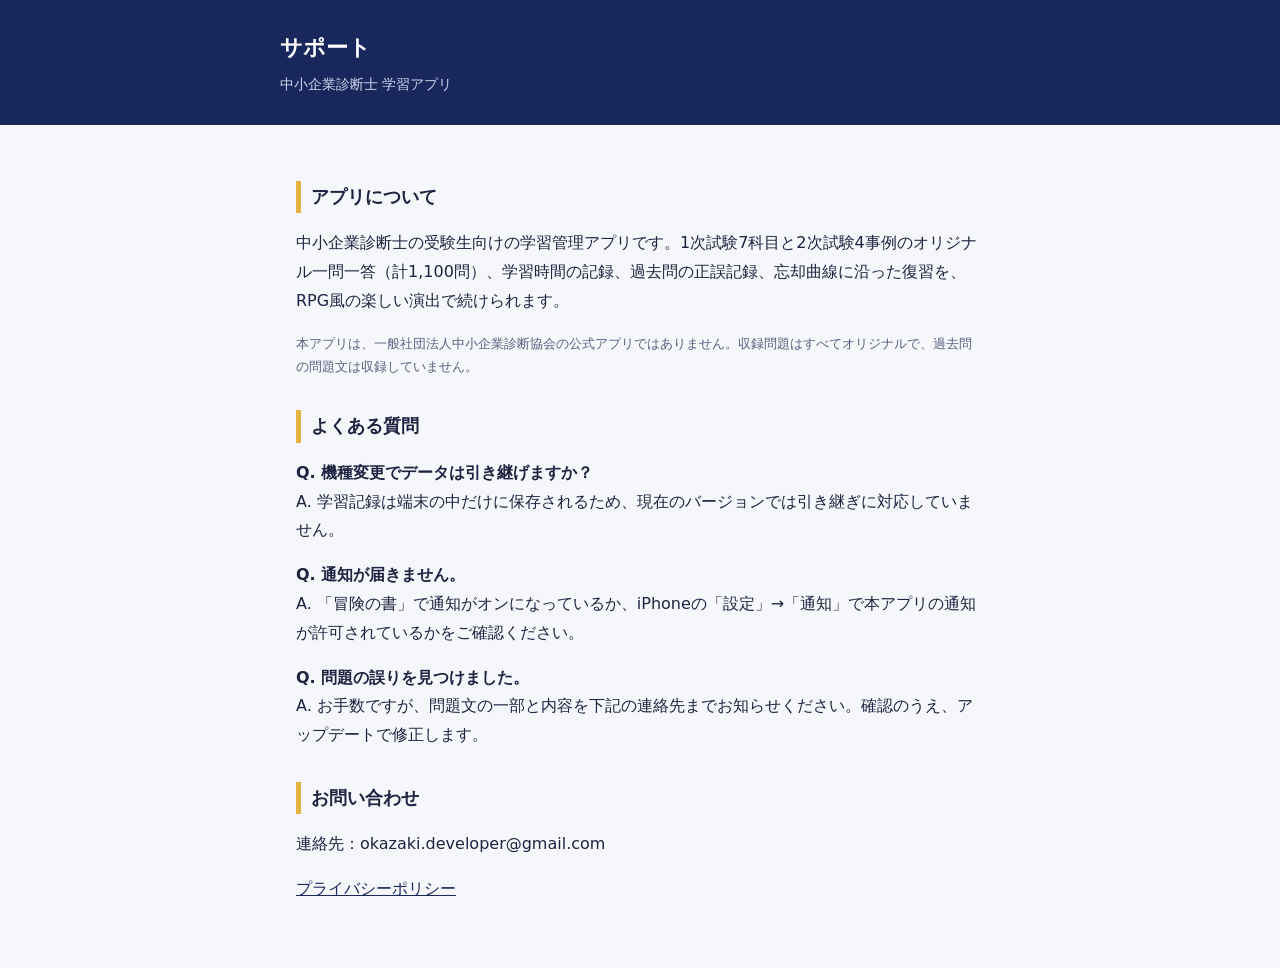
<file: docs/site/support.html>
<!doctype html><html lang="ja"><head><meta charset="utf-8"><meta name="viewport" content="width=device-width,initial-scale=1">
<title>サポート｜中小企業診断士 学習アプリ</title><link rel="stylesheet" href="style.css"></head><body>
<header><h1>サポート</h1><p>中小企業診断士 学習アプリ</p></header>
<main>
<h2>アプリについて</h2>
<p>中小企業診断士の受験生向けの学習管理アプリです。1次試験7科目と2次試験4事例のオリジナル一問一答（計1,100問）、学習時間の記録、過去問の正誤記録、忘却曲線に沿った復習を、RPG風の楽しい演出で続けられます。</p>
<p class="note">本アプリは、一般社団法人中小企業診断協会の公式アプリではありません。収録問題はすべてオリジナルで、過去問の問題文は収録していません。</p>
<h2>よくある質問</h2>
<p><b>Q. 機種変更でデータは引き継げますか？</b><br>A. 学習記録は端末の中だけに保存されるため、現在のバージョンでは引き継ぎに対応していません。</p>
<p><b>Q. 通知が届きません。</b><br>A. 「冒険の書」で通知がオンになっているか、iPhoneの「設定」→「通知」で本アプリの通知が許可されているかをご確認ください。</p>
<p><b>Q. 問題の誤りを見つけました。</b><br>A. お手数ですが、問題文の一部と内容を下記の連絡先までお知らせください。確認のうえ、アップデートで修正します。</p>
<h2>お問い合わせ</h2>
<p>連絡先：<span id="contact">okazaki.developer@gmail.com</span></p>
<p><a href="privacy.html">プライバシーポリシー</a></p>
</main></body></html>
</file>
<file: docs/site/style.css>
:root{--navy:#18285c;--gold:#e2b23e;--ink:#1d2340;--muted:#5a6080;--bg:#f6f7fb}
*{box-sizing:border-box}
body{margin:0;background:var(--bg);color:var(--ink);font-family:"Hiragino Sans","Noto Sans JP",system-ui,sans-serif;line-height:1.8}
header{background:var(--navy);color:#fff;padding:28px 16px}
header h1{margin:0 auto;max-width:720px;font-size:22px}
header p{margin:4px auto 0;max-width:720px;color:#cfd5ea;font-size:14px}
main{max-width:720px;margin:0 auto;padding:24px 16px 48px}
h2{font-size:18px;border-left:5px solid var(--gold);padding-left:10px;margin-top:32px}
.note{color:var(--muted);font-size:13px}
a{color:var(--navy)}
</file>
